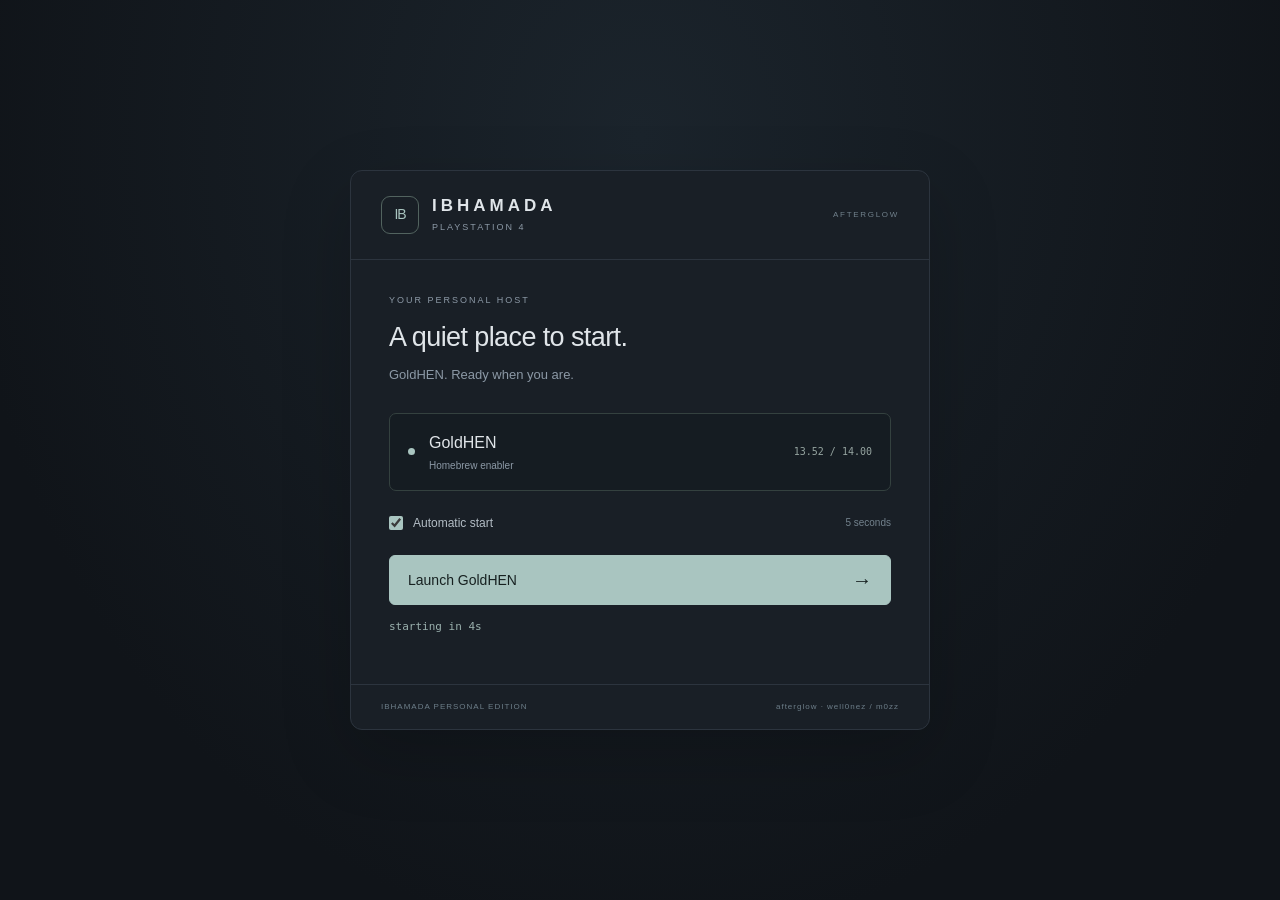
<file: index.html>
<!doctype html>
<html class="landing" lang="en" manifest="cache.appcache">
<head><meta charset="utf-8"><meta name="viewport" content="width=device-width,initial-scale=1">
<title>IBHAMADA — GoldHEN</title><link rel="stylesheet" href="style.css"></head>
<body>
<main class="home-card">
<header class="home-heading"><span class="mark">IB</span><div><h1>IBHAMADA</h1><p>PLAYSTATION 4</p></div><span class="small-tag">AFTERGLOW</span></header>
<section class="home-content">
<p class="eyebrow">YOUR PERSONAL HOST</p><h2>A quiet place to start.</h2>
<p class="intro">GoldHEN. Ready when you are.</p>
<div class="fixed-payload"><span class="payload-dot"></span><div><b>GoldHEN</b><small>Homebrew enabler</small></div><span class="firmware">13.52 / 14.00</span></div>
<form id="pick">
<label class="auto-option"><input type="checkbox" id="auto" checked><span>Automatic start</span><small>5 seconds</small></label>
<button type="submit" class="btn">Launch GoldHEN <span aria-hidden="true">&#8594;</span></button>
<div class="status-space" role="status"><p id="count"></p><p id="cache" aria-live="polite"></p></div>
</form>
</section>
<footer class="home-footer"><span>IBHAMADA PERSONAL EDITION</span><span>afterglow · well0nez / m0zz</span></footer>
</main>
<script src="launch.js"></script></body></html>
</file>
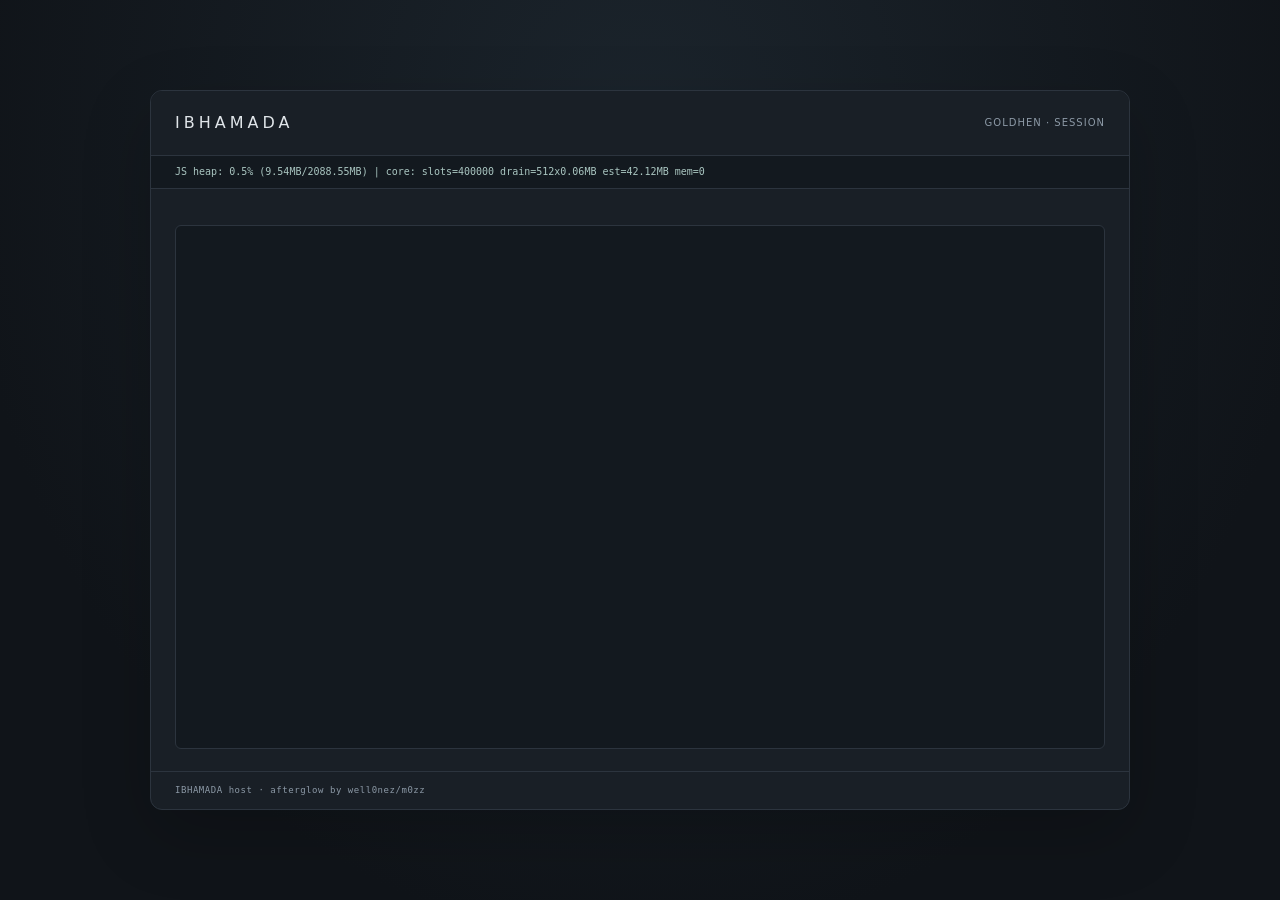
<file: jb.html>
<!doctype html>
<html lang="en" manifest="cache.appcache">
  <head>
    <meta charset="utf-8" />
    <meta name="viewport" content="width=device-width,initial-scale=1" />
    <title>IBHAMADA — Run</title>
    <!-- This page carries its own styles and starts its own module, and it
         loads NOTHING else. That duplicates a little of style.css, and it is
         deliberate: every subresource is one more allocation and one more
         timing shift in the process that core.js is about to groom, and this
         exploit is decided by exactly that. The landing page may use the
         shared stylesheet; this one may not. -->
    <style>
      :root {
        --bg: #080d15;
        --panel: #0e1116;
        --sunk: #11151b;
        --line: #1e2732;
        --fg: #c8ced8;
        --bright: #e9e5db;
        --dim: #7c8798;
        --faint: #4d5765;
        --ok: #e1bd77;
        --bad: #d08a7f;
        --warn: #d8c07f;
        --sans: "Segoe UI", system-ui, sans-serif;
        --mono: Consolas, "DejaVu Sans Mono", monospace;
      }
      * {
        box-sizing: border-box;
      }
      html,
      body {
        margin: 0;
        padding: 0;
        min-height: 100%;
        background: var(--bg);
        color: var(--fg);
        font: 15px/1.45 var(--sans);
      }
      #brand {
        padding: 8px 10px;
        border-bottom: 1px solid var(--line);
        background: var(--panel);
        text-align: center;
      }
      #brand b {
        color: var(--bright);
        font-size: 15px;
        font-weight: 700;
        letter-spacing: 0.14em;
      }
      /* The live heap readout sits in the flow under the bar. Nothing here
         scrolls the document itself, so it stays in view without being
         positioned over the wordmark. */
      #ramBox {
        overflow: hidden;
        padding: 5px 10px;
        border-bottom: 1px solid var(--line);
        background: var(--sunk);
        color: var(--ok);
        font: 11px/1.4 var(--mono);
        text-overflow: ellipsis;
        white-space: nowrap;
      }
      /* Running: a spinner under the bar. jb.js switches the body to .done,
         .fail or .log. */
      #spin {
        position: fixed;
        top: calc(50% + 20px);
        left: 50%;
        width: 46px;
        height: 46px;
        margin: -23px 0 0 -23px;
        border: 4px solid var(--line);
        border-top-color: var(--ok);
        border-radius: 50%;
        animation: spin 0.9s linear infinite;
      }
      @keyframes spin {
        to {
          transform: rotate(360deg);
        }
      }
      #msg {
        position: fixed;
        top: 50%;
        left: 0;
        right: 0;
        transform: translateY(-50%);
        display: none;
        text-align: center;
        font-size: 16px;
        letter-spacing: 0.5px;
      }
      #state,
      #out {
        display: none;
      }
      body.done #spin,
      body.fail #spin {
        display: none;
      }
      body.fail #msg {
        display: block;
      }
      body.done #msg {
        display: block;
        color: var(--ok);
        font-weight: 700;
        letter-spacing: 2px;
      }
      /* ?log=1 -- the full step log. Laid out with flex rather than by
         subtracting a header height from 100vh. */
      body.log {
        display: flex;
        flex-direction: column;
        height: 100vh;
      }
      body.log #spin,
      body.log #msg {
        display: none;
      }
      body.log #wrap {
        display: flex;
        flex-direction: column;
        flex: 1;
        min-height: 0;
        padding: 14px 18px 30px;
      }
      body.log #state {
        display: block;
        margin: 0 0 8px;
        font-size: 22px;
        font-weight: 700;
      }
      body.log #out {
        display: block;
        flex: 1;
        min-height: 0;
        overflow-y: auto;
        padding: 10px 12px;
        border: 1px solid var(--line);
        border-radius: 5px;
        background: var(--sunk);
        font: 12px/1.45 var(--mono);
        white-space: pre-wrap;
      }
      /* The retry notice, raised by jb.js when the chain throws or stalls. */
      .notice {
        margin: 1em 0;
        padding: 0.7em 1em;
        border: 2px solid #e66;
        background: #2a1414;
        color: #f99;
        font: 700 20px/1.4 var(--sans);
      }
      .byline {
        position: fixed;
        bottom: 9px;
        left: 11px;
        margin: 0;
        color: var(--faint);
        font: 11px/1 var(--mono);
        letter-spacing: 0.06em;
      }
      .ok {
        color: var(--ok);
      }
      .bad {
        color: var(--bad);
      }
      .warn {
        color: var(--warn);
      }
      code {
        color: #9fb3d0;
      }

      /* IBHAMADA calm frame; the original log and DOM ids stay intact. */
      :root { --bg:#101419; --panel:#191f26; --sunk:#13191f; --line:#2c343e; --fg:#e0e5e9; --bright:#e0e5e9; --ok:#a9c5c0; --dim:#8c99a6; }
      body, body.log { min-height:100vh; height:auto; display:flex; align-items:center; justify-content:center; padding:32px; background:radial-gradient(ellipse at 50% 15%,#1b242c 0,transparent 75%),var(--bg); }
      .run-card { position:relative; width:980px; max-width:100%; height:80vh; min-height:420px; max-height:900px; display:flex; flex-direction:column; overflow:hidden; border:1px solid var(--line); border-radius:12px; background:var(--panel); box-shadow:0 24px 70px #00000030; }
      #brand { padding:20px 24px; text-align:left; flex-shrink:0; }
      #brand b { font-size:16px; letter-spacing:4px; font-weight:500; }
      #brand .run-label { float:right; color:var(--dim); font-size:10px; letter-spacing:1px; line-height:24px; }
      #ramBox { padding:9px 24px; flex-shrink:0; font-size:10px; }
      #wrap, body.log #wrap { flex:1; min-height:0; padding:22px 24px; }
      body.log #state { font-size:19px; font-weight:400; margin-bottom:14px; }
      body.log #out { border-color:var(--line); border-radius:6px; padding:16px; font-size:12px; }
      #spin { position:absolute; }
      #msg { position:absolute; padding:0 24px; }
      .byline { position:static; flex-shrink:0; padding:12px 24px; border-top:1px solid var(--line); color:var(--dim); font-size:9px; line-height:1.4; }
      @media(max-width:650px) { body,body.log{padding:12px}.run-card{height:90vh;min-height:340px}#brand{padding:16px}#ramBox{padding:8px 16px}#wrap,body.log #wrap{padding:16px}body.log #out{font-size:10px;padding:10px}.byline{padding:10px 16px}#brand .run-label{font-size:8px} }

    </style>
  </head>
  <body>
    <!-- jb.js owns the body class: .log while the step log is shown, .done or
         .fail once the chain has settled. The ids below are its contract --
         #ramBox, #msg, #state and #out are read by name. -->
    <main class="run-card">
    <div id="brand"><b>IBHAMADA</b><span class="run-label">GOLDHEN · SESSION</span></div>
    <div id="ramBox">RAM: checking...</div>
    <div id="spin"></div>
    <div id="msg">Restart your console</div>
    <div id="wrap">
      <div id="state"></div>
      <div id="out"></div>
    </div>
    <p class="byline">IBHAMADA host · afterglow by well0nez/m0zz</p>
    </main>
    <script type="module">
      import "./jb.js";
    </script>
  </body>
</html>
</file>
<file: style.css>
:root{--bg:#101419;--panel:#191f26;--line:#2c343e;--fg:#e0e5e9;--muted:#8c99a6;--accent:#a9c5c0}
*{box-sizing:border-box}html,body{margin:0;min-height:100%;font:15px/1.5 "Segoe UI",Arial,sans-serif;background:var(--bg);color:var(--fg)}
body{min-height:100vh;display:flex;align-items:center;justify-content:center;padding:32px;background:radial-gradient(ellipse at 50% 15%,#1b242c 0,transparent 75%),var(--bg)}
.home-card{width:580px;max-width:100%;border:1px solid var(--line);border-radius:12px;background:var(--panel);box-shadow:0 24px 70px #00000030;overflow:hidden}
.home-heading{display:flex;align-items:center;padding:24px 30px;border-bottom:1px solid var(--line)}.mark{display:flex;align-items:center;justify-content:center;width:38px;height:38px;border:1px solid #52635f;border-radius:9px;color:var(--accent);font-size:14px;letter-spacing:-1px;margin-right:13px}
h1{font-size:17px;line-height:1.3;letter-spacing:4px;margin:0;font-weight:600}.home-heading p{font-size:9px;letter-spacing:2px;margin:4px 0 0;color:var(--muted)}.small-tag{margin-left:auto;color:#71818c;font-size:8px;letter-spacing:1.7px}
.home-content{padding:34px 38px 18px}.eyebrow{font-size:9px;letter-spacing:2px;color:var(--muted);margin:0 0 13px}h2{font-size:27px;font-weight:400;letter-spacing:-.6px;line-height:1.3;margin:0 0 10px}.intro{color:var(--muted);font-size:13px;margin:0 0 28px}
.fixed-payload{display:flex;align-items:center;border:1px solid #34413f;border-radius:7px;padding:17px 18px;background:#151c22}.payload-dot{width:7px;height:7px;border-radius:50%;background:var(--accent);margin-right:14px}.fixed-payload b{font-size:16px;font-weight:500;display:block}.fixed-payload small{display:block;font-size:10px;color:var(--muted);margin-top:3px}.firmware{font:10px Consolas,monospace;color:#94a39f;margin-left:auto}
form{margin:0}.auto-option{display:flex;align-items:center;font-size:12px;margin:23px 0;color:#b3bdc5;cursor:pointer}.auto-option input{width:14px;height:14px;accent-color:#a9c5c0;margin:0 10px 0 0}.auto-option small{margin-left:auto;font-size:10px;color:#73828d}
.btn{width:100%;display:flex;align-items:center;justify-content:space-between;padding:14px 18px;border:1px solid #a9c5c0;border-radius:6px;background:#a9c5c0;color:#172120;font:500 14px "Segoe UI",Arial,sans-serif;cursor:pointer}.btn span{font-size:20px;line-height:1}.btn:hover,.btn:focus{background:#bfd7d2;outline:2px solid #a9c5c033;outline-offset:4px}
.status-space{min-height:61px;padding-top:14px}#count,#cache{font:11px/1.5 Consolas,monospace;color:#9bb1ae;margin:0;min-height:16px}#cache{color:var(--muted);font-size:10px}
.home-footer{border-top:1px solid var(--line);padding:16px 30px;display:flex;justify-content:space-between;color:#6d7e89;font-size:8px;letter-spacing:1px}
@media(max-width:600px){body{padding:16px}.home-heading{padding:22px}.home-content{padding:28px 24px 14px}.home-footer{padding:16px 22px;display:block}.home-footer span{display:block;margin-bottom:5px}.small-tag{display:none}h2{font-size:24px}.firmware{font-size:9px}}
</file>
